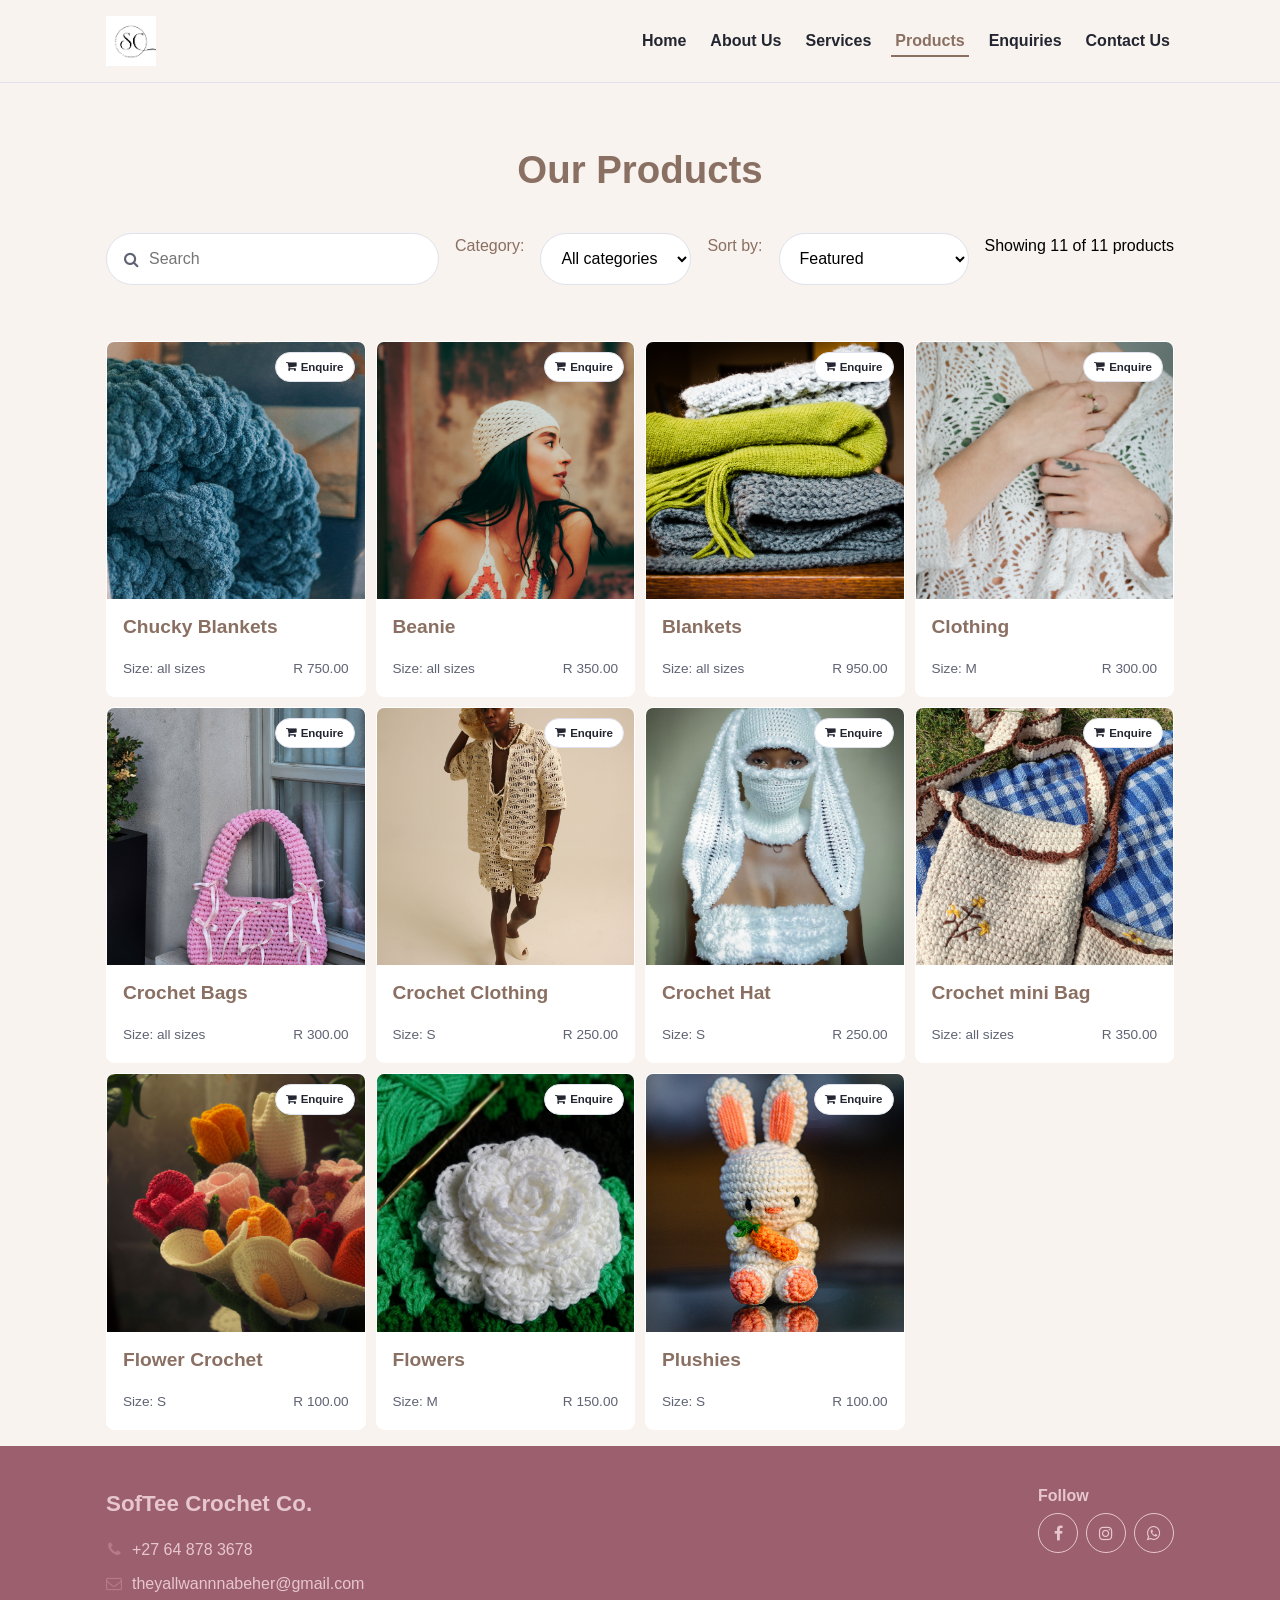
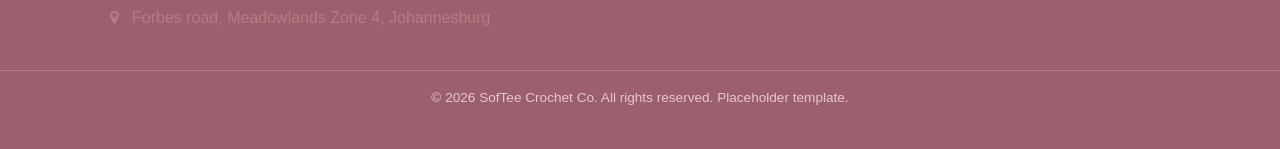
<file: products.html>
<!DOCTYPE html> 
<html lang="en"> 
<head> 
<meta charset="UTF-8"> 
<meta name="viewport" content="width=device-width, initial-scale=1.0"> 
<title>Home | SofTee Crochet Co.</title> 
 <meta name="description" content="Browse our clothing and accessories. Search by name, filter by category and sort by price, then enquire about the product you like.">
  <meta property="og:title" content="Our Products | SofTee Crochet Co.">
  <meta property="og:description" content="Browse our clothing and accessories. Search by name, filter by category and sort by price, then enquire about the product you like.">
  <meta property="og:type" content="website">
  <meta property="og:locale" content="en_ZA">
  <meta name="twitter:card" content="summary">
  <meta name="theme-color" content="#4d5ea3">
  <link rel="icon" href="images/studybook-logo-open-book.jpg">
  <link rel="preconnect" href="https://cdnjs.cloudflare.com" crossorigin>
<link rel="stylesheet" href="https://cdnjs.cloudflare.com/ajax/libs/font-awesome/4.7.0/css/font-awesome.min.css"> 
<link rel="stylesheet" href="css/style.css"> 
</head> 
<body> 
    <header class="site-header"> 
  <div class="container header-inner"> 
    <a href="index.html" class="logo"><img src="images/SofTee Crochet co..png" alt="SofTee Crochet Co. Logo"></a> 
    <input type="checkbox" id="nav-toggle" class="nav-toggle-input"> 
    <label for="nav-toggle" class="nav-toggle" aria-label="Toggle menu"> 
      <i class="fa fa-bars icon-open" aria-hidden="true"></i> 
      <i class="fa fa-times icon-close" aria-hidden="true"></i> 
    </label> 
 
    <nav class="main-nav" aria-label="Main navigation"> 
      <ul> 
        <li><a href="index.html" >Home</a></li> 
        <li><a href="about_us.html">About Us</a></li> 
        <li><a href="services.html">Services</a></li> 
        <li><a href="products.html" aria-current="page">Products</a></li> 
        <li><a href="enquiry.html">Enquiries</a></li> 
        <li><a href="contact.html">Contact Us</a></li> 
      </ul> 
    </nav> 
  </div> 
</header>
<main> 
  <div class="container"> 
    <header class="page-header"> 
      <h1>Our Products</h1> 
    </header>  
    <div class="toolbar">
    <div class="search-pill"> 
      <label for="product-search" class="visually-hidden">Search 
products</label> 
      <i class="fa fa-search" aria-hidden="true"></i> 
      <input type="search" id="product-search" name="q" placeholder="Search"> 
    </div>
    <label for="product-category">Category:</label>
<select id="product-category">
  <option value="all">All categories</option>
  <option value="Accessories">Accessories</option>
  <option value="Clothing">Clothing</option>
  <option value="Toys">Toys</option>
</select>


    <label for="product-sort">Sort by:</label>
<select id="product-sort">
  <option value="default">Featured</option>
  <option value="price-low">Price: low to high</option>
  <option value="price-high">Price: high to low</option>
  <option value="size">Size: small to large</option>
</select> 
<p id="result-count" aria-live="polite"></p>
<div class="grid-4" id="product-list"></div>
     </div>
  </div>
  
     
</main> 
    

<footer class="site-footer"> 
  <div class="container footer-inner"> 
    <div class="footer-col"> 
      <p class="logo">SofTee Crochet Co.</p> 
      <ul class="icon-list"> 
        <li><i class="fa fa-phone" aria-hidden="true"></i><a 
href="tel:+27648783678">+27 64 878 3678</a></li> 
        <li><i class="fa fa-envelope-o" aria-hidden="true"></i><a 
href="mailto:theyallwannnabeher@gmail.com">theyallwannnabeher@gmail.com</a></li> 
        <li><i class="fa fa-map-marker" aria-hidden="true"></i><span>Forbes road, Meadowlands Zone 4, Johannesburg</span></li> 
      </ul> 
    </div> 
    <div class="footer-col"> 
      <h4>Follow</h4> 
      <ul class="social-list"> 
        <li><a class="icon-btn" href="#" aria-label="Facebook"><i class="fa 
fa-facebook" aria-hidden="true"></i></a></li> 
        <li><a class="icon-btn" href="https://www.instagram.com/softee_crochet_co?cplk=YWRqa3dxYzM0Z3Vh" aria-label="Instagram"><i class="fa 
fa-instagram" aria-hidden="true"></i></a></li> 
        <li><a class="icon-btn" href="https://wa.me/27648783678" aria-label="WhatsApp"><i class="fa 
fa-whatsapp" aria-hidden="true"></i></a></li> 
      </ul> 
    </div> 
  </div> 
<p class="copyright">&copy; <span id="year">2026</span> SofTee Crochet Co.
     All rights reserved. Placeholder template.</p>
</footer>
</body>
<script src="js/script.js" defer></script>  
</html>
</file>
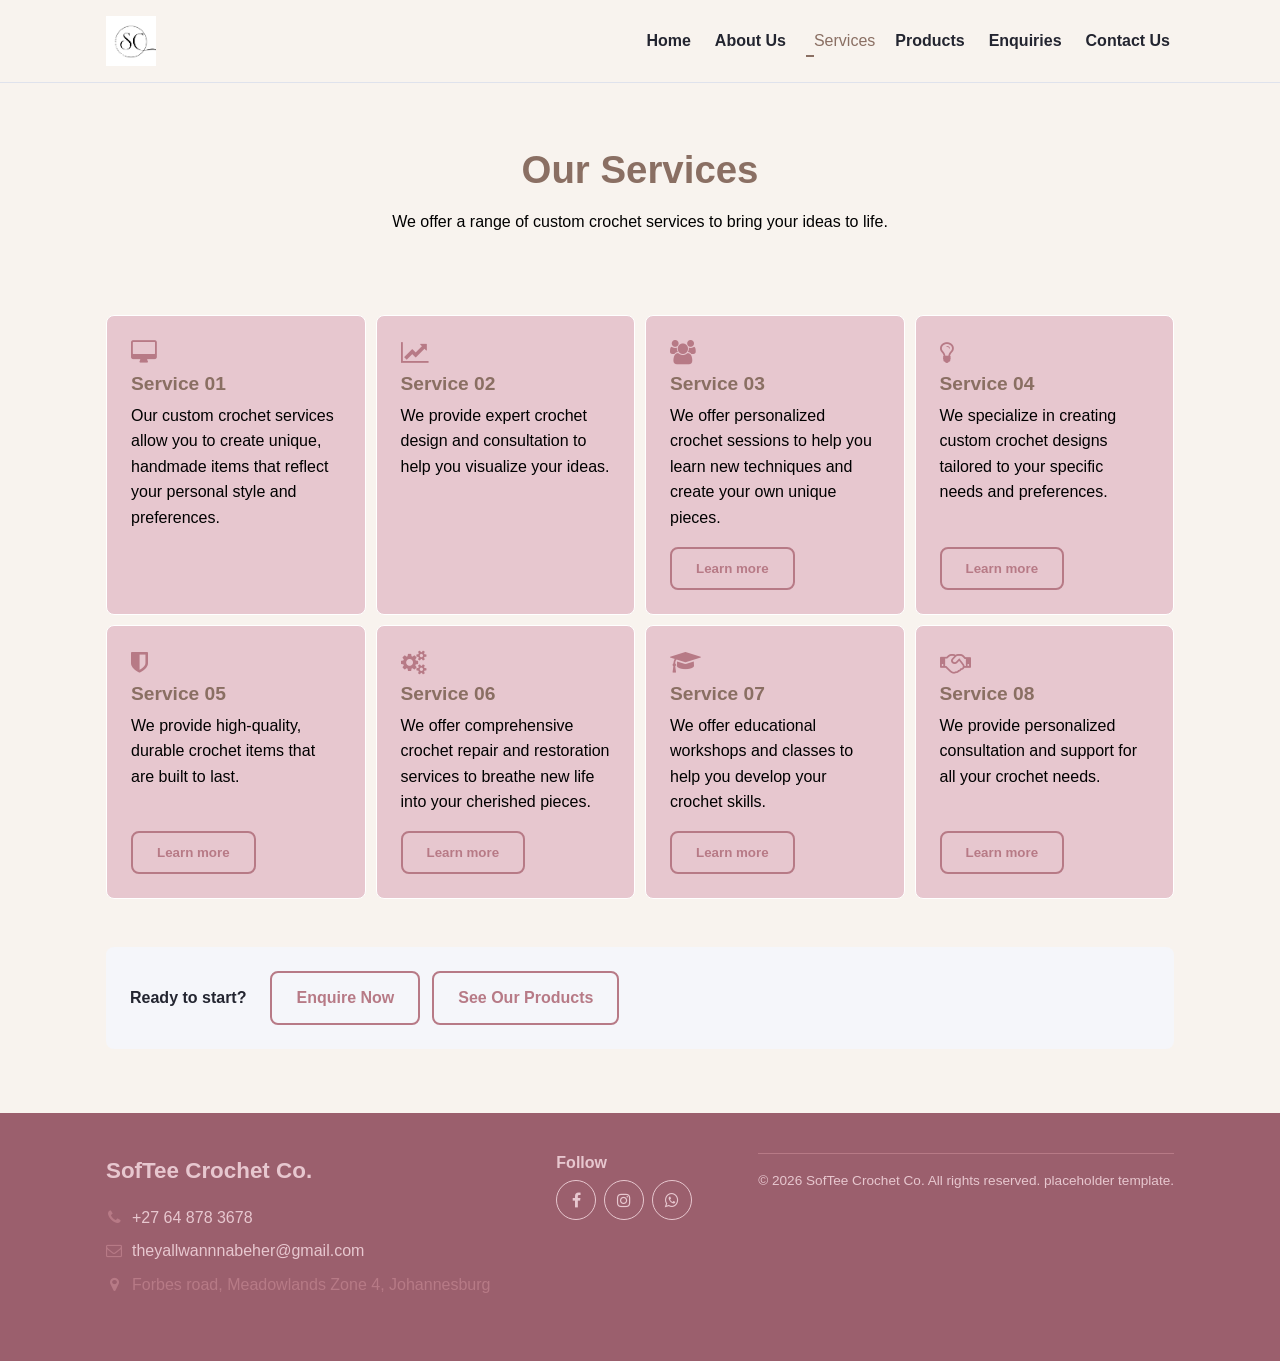
<file: services.html>
<!DOCTYPE html> 
<html lang="en"> 
<head> 
<meta charset="UTF-8"> 
<meta name="viewport" content="width=device-width, initial-scale=1.0"> 
<title>SofTee Crochet Co. | Services</title>
<meta name="description" content="Find out more about our services for custom crochet products,
 including handmade clothing, accessories and plushies.
 Learn about our process and how we can create unique items for you.">
  <meta property="og:title" content="Web Development Lessons and Services | Logo.">
  <meta property="og:description" content="Explore our services for first-year web development students, from HTML and CSS basics to JavaScript projects. Learn more about each service.">
  <meta property="og:type" content="website">
  <meta property="og:locale" content="en_ZA">
  <meta name="twitter:card" content="summary">
  <meta name="theme-color" content="#4d5ea3">
  <link rel="icon" href="images/SofTee Crochet co..png">
  <link rel="preconnect" href="https://cdnjs.cloudflare.com" crossorigin> 
<link rel="stylesheet" href="https://cdnjs.cloudflare.com/ajax/libs/font-awesome/4.7.0/css/font-awesome.min.css"> 
<link rel="stylesheet" href="css/style.css"> 
</head> 
<body> 
    <header class="site-header"> 
  <div class="container header-inner"> 
    <a href="index.html" class="logo"><img src="images/SofTee Crochet co..png" alt="SofTee Crochet Co. Logo"></a> 
 
    <input type="checkbox" id="nav-toggle" class="nav-toggle-input"> 
    <label for="nav-toggle" class="nav-toggle" aria-label="Toggle menu"> 
      <i class="fa fa-bars icon-open" aria-hidden="true"></i> 
      <i class="fa fa-times icon-close" aria-hidden="true"></i> 
    </label> 
 
    <nav class="main-nav" aria-label="Main navigation"> 
      <ul> 
        <li><a href="index.html" >Home</a></li> 
        <li><a href="about_us.html">About Us</a></li> 
        <li><a href="services.html" aria-current="page"></a>Services</a></li> 
        <li><a href="products.html">Products</a></li> 
        <li><a href="enquiry.html">Enquiries</a></li> 
        <li><a href="contact.html">Contact Us</a></li> 
      </ul> 
    </nav> 
  </div> 
</header>
<main> 
  <div class="container"> 
    <header class="page-header"> 
      <h1>Our Services</h1> 
      <p> We offer a range of custom crochet services to bring your ideas to life.</p> 
    </header> 
 
    <div class="grid-4"> 
      <article class="card"> 
        <i class="fa fa-desktop card-icon" aria-hidden="true"></i> 
        <h3>Service 01</h3> 
        <p> Our custom crochet services allow you to create unique, handmade items that reflect your personal style and preferences.</p> 
      </article> 
 
      <article class="card"> 
        <i class="fa fa-line-chart card-icon" aria-hidden="true"></i> 
        <h3>Service 02</h3> 
        <p> We provide expert crochet design and consultation to help you visualize your ideas.</p> 
      </article> 
              <article class="card">
          <i class="fa fa-users card-icon" aria-hidden="true"></i>
          <h3>Service 03</h3>
          <p> We offer personalized crochet sessions to help you learn new techniques and create your own unique pieces.</p>
          <button type="button" class="btn btn-secondary open-modal" data-title="Service 03" data-details="Duis aute irure dolor in reprehenderit in voluptate velit esse cillum dolore eu fugiat nulla pariatur.">Learn more</button>
        </article>

        <article class="card">
          <i class="fa fa-lightbulb-o card-icon" aria-hidden="true"></i>
          <h3>Service 04</h3>
          <p> We specialize in creating custom crochet designs tailored to your specific needs and preferences.</p>
          <button type="button" class="btn btn-secondary open-modal" data-title="Service 04" data-details="Excepteur sint occaecat cupidatat non proident, sunt in culpa qui officia deserunt mollit anim id est laborum.">Learn more</button>
        </article>

        <article class="card">
          <i class="fa fa-shield card-icon" aria-hidden="true"></i>
          <h3>Service 05</h3>
          <p> We provide high-quality, durable crochet items that are built to last.</p>
          <button type="button" class="btn btn-secondary open-modal" data-title="Service 05" data-details="Lorem ipsum dolor sit amet, consectetur adipiscing elit, sed do eiusmod tempor incididunt ut labore.">Learn more</button>
        </article>

        <article class="card">
          <i class="fa fa-cogs card-icon" aria-hidden="true"></i>
          <h3>Service 06</h3>
          <p> We offer comprehensive crochet repair and restoration services to breathe new life into your cherished pieces.</p>
          <button type="button" class="btn btn-secondary open-modal" data-title="Service 06" data-details="Quis nostrum exercitationem ullam corporis suscipit laboriosam, nisi ut aliquid ex ea commodi consequatur.">Learn more</button>
        </article>

        <article class="card">
          <i class="fa fa-graduation-cap card-icon" aria-hidden="true"></i>
          <h3>Service 07</h3>
          <p> We offer educational workshops and classes to help you develop your crochet skills.</p>
          <button type="button" class="btn btn-secondary open-modal" data-title="Service 07" data-details="Nemo enim ipsam voluptatem quia voluptas sit aspernatur aut odit aut fugit, sed quia consequuntur magni.">Learn more</button>
        </article>

        <article class="card">
          <i class="fa fa-handshake-o card-icon" aria-hidden="true"></i>
          <h3>Service 08</h3>
          <p> We provide personalized consultation and support for all your crochet needs.</p>
          <button type="button" class="btn btn-secondary open-modal" data-title="Service 08" data-details="Neque porro quisquam est, qui dolorem ipsum quia dolor sit amet, consectetur, adipisci velit.">Learn more</button>
        </article>
 
    </div> 
  </div> 
         <div class="container">
      <div class="related-links">
        <p>Ready to start?</p>
        <a class="btn btn-primary" href="enquiry.html">Enquire Now</a>
        <a class="btn btn-secondary" href="products.html">See Our Products</a>
      </div>
    </div>
      <!-- ===================== MODAL ===================== -->
    <dialog id="service-modal" class="modal" aria-labelledby="modal-title">
      <button type="button" class="close-x close-modal" aria-label="Close">&times;</button>
      <h2 id="modal-title">Service</h2>
      <p id="modal-text"></p>
      <div class="modal-buttons">
        <a class="btn btn-primary" id="modal-enquire" href="enquiry.html">Enquire about this</a>
        <button type="button" class="btn btn-secondary close-modal">Close</button>
      </div>
    </dialog>

    <div class="bottom-space"></div>
</main> 

<footer class="site-footer"> 
  <div class="container footer-inner"> 
    <div class="footer-col"> 
      <p class="logo"> SofTee Crochet Co.</p> 
      <ul class="icon-list"> 
        <li><i class="fa fa-phone" aria-hidden="true"></i><a 
href="tel:+27648783678">+27 64 878 3678</a></li> 
        <li><i class="fa fa-envelope-o" aria-hidden="true"></i><a 
href="mailto:theyallwannnabeher@gmail.com">theyallwannnabeher@gmail.com</a></li> 
        <li><i class="fa fa-map-marker" aria-hidden="true"></i><span>Forbes road, Meadowlands Zone 4, Johannesburg</span></li> 
      </ul> 
    </div> 
    <div class="footer-col"> 
      <h4>Follow</h4> 
      <ul class="social-list"> 
        <li><a class="icon-btn" href="https://www.facebook.com/softee crochet co" aria-label="Facebook"><i class="fa 
fa-facebook" aria-hidden="true"></i></a></li> 
        <li><a class="icon-btn" href="https://www.instagram.com/softee_crochet_co?cplk=YWRqa3dxYzM0Z3Vh" aria-label="Instagram"><i class="fa 
fa-instagram" aria-hidden="true"></i></a></li>  
        <li><a class="icon-btn" href="https://wa.me/27648783678" aria-label="WhatsApp"><i class="fa 
fa-whatsapp" aria-hidden="true"></i></a></li> 
      </ul> 
    </div> 
   <p class="copyright">&copy; <span id="year">2026</span>
     SofTee Crochet Co. All rights reserved. placeholder template.</p>
</footer>  
</body>
<script src="js/script.js" defer></script>
</html>
</file>
<file: css/style.css>
* {
  box-sizing: border-box;
  margin: 0;
  padding: 0;
}

html {
  scroll-behavior: smooth;
}

body {
  font-family: 'Segoe UI', Arial, Helvetica, sans-serif;
  color: #8a6f63;
  background-color: #f8f3ee;
  line-height: 1.6;
}

/*
  NOTE ON IMAGE SIZING: this stylesheet is the ONLY place image
  dimensions are set — the HTML <img> tags intentionally carry no
  width/height attributes. Normally those attributes matter for
  performance (they let the browser reserve space before an image
  loads, avoiding a layout jump). Here, every <img> already sits
  inside a class that sets an explicit `aspect-ratio` (see
  .hero-photo, .split-image img, .product-image img, .map-image
  below) — since our stylesheet is linked in <head> and loads before
  the page renders, the browser reserves the correct space from that
  `aspect-ratio` instead, so nothing is lost by keeping sizing rules
  in one place.
*/
img {
  max-width: 100%;
  display: block;
}

a {
  color: #b77a86;
  text-decoration: none;
}

a:hover,
a:focus {
  color: #9b5f6d;
  text-decoration: underline;
}

a:focus-visible,
button:focus-visible,
input:focus-visible,
textarea:focus-visible,
select:focus-visible,
label:focus-visible {
  outline: 3px solid #e8a33d;
  outline-offset: 2px;
}


/* ---------------------------------------------------------------------
   2. TYPOGRAPHY
   --------------------------------------------------------------------- */
h1, h2, h3, h4 {
  font-weight: 700;
  line-height: 1.2;
  margin-bottom: 16px;
}

h1 { font-size: 2.4rem; }
h2 { font-size: 1.8rem; }
h3 { font-size: 1.2rem; }

p {
  margin-bottom: 16px;
  color: #000000;
}

.eyebrow {
  display: inline-block;
  font-size: 0.75rem;
  font-weight: 700;
  letter-spacing: 0.08em;
  text-transform: uppercase;
  color: #b77a86;
  margin-bottom: 8px;
}

.visually-hidden {
  position: absolute;
  width: 1px;
  height: 1px;
  padding: 0;
  margin: -1px;
  overflow: hidden;
  clip: rect(0, 0, 0, 0);
  white-space: nowrap;
  border: 0;
}

/* --- Small utility/modifier classes -----------------------------------
   These replace one-off inline style="" attributes that used to live in
   the HTML, so every visual rule stays in this one stylesheet. */

/* Adds space above an element — used above the "find out more on"
   heading on the Enquiries page. */
.mt-md {
  margin-top: 24px;
}

/* A fixed-height spacer, used at the end of pages (Services, Products,
   Enquiries, Contact) that don't already end inside a .section — a
   .section's own padding-bottom would otherwise be missing there. */
.bottom-space {
  height: 64px;
}

/* The map image on the Contact page: same treatment as every other
   photo-style image on the site (4:3 crop, rounded corners). */
.map-image {
  width: 100%;
  aspect-ratio: 4 / 3;
  object-fit: cover;
  border-radius: 8px;
  margin-bottom: 16px;
}


/* ---------------------------------------------------------------------
   3. LAYOUT HELPERS & BUTTONS
   --------------------------------------------------------------------- */
.container {
  max-width: 1100px;
  margin-left: auto;
  margin-right: auto;
  padding-left: 16px;
  padding-right: 16px;
}

.section {
  padding-top: 64px;
  padding-bottom: 64px;
}

.section-alt {
  background-color: #f8f3ee;
}

.page-header {
  text-align: center;
  padding-top: 64px;
  padding-bottom: 24px;
}

.page-header p {
  max-width: 60ch;
  margin-left: auto;
  margin-right: auto;
}

.btn {
  display: inline-flex;
  align-items: center;
  padding: 12px 24px;
  border-radius: 8px;
  font-weight: 700;
  border: 2px solid transparent;
  cursor: pointer;
  transition: background-color 0.2s ease, color 0.2s ease, border-color 0.2s ease;
}

.btn i {
  margin-right: 6px;
}

.btn-primary {
  background-color: transparent;
  border-color:#b77a86;
  color: #b77a86;
}

.btn-primary:hover {
  background-color: #b77a86;
  color: #e7c7cf;
}

.btn-secondary {
  background-color: transparent;
  border-color: #b77a86;
  color: #b77a86;
}

.btn-secondary:hover {
  background-color: #b77a86;
  color: #e7c7cf;
}

/* A light-outlined button, made specifically for sitting on top of a
   dark photo (see the hero banner) where a dark-text button would be
   hard to read. */
.btn-secondary-light {
  background-color: transparent;
  border-color: #b77a86;
  color: #b77a86;
}

.btn-secondary-light:hover {
  background-color: #b77a86;
  color: #ffffff;
}

/* Green "Send" buttons, matching the wireframe's form call-to-action */
.btn-success {
  background-color: #b77a86;
  color: #ffffff;
}

.btn-success:hover {
  background-color: #2f9066;
  color: #ffffff;
}

.btn-block {
  display: flex;
  justify-content: center;
  width: 100%;
}


/* ---------------------------------------------------------------------
   4. HEADER & NAVIGATION (CSS-only mobile menu)
   --------------------------------------------------------------------- */
.site-header {
  border-bottom: 1px solid #dfe2ec;
  position: sticky;
  top: 0;
  background-color: #f8f3ee;
  z-index: 100;
}

.header-inner {
  display: flex;
  align-items: center;
  justify-content: space-between;
  padding-top: 16px;
  padding-bottom: 16px;
}

.logo {
  font-weight: 700;
  font-size: 1.4rem;
  color: #e7c7cf;
}
.logo img {
  max-height: 50px;
}

.logo:hover {
  text-decoration: none;
  color: #e7c7cf;
}

.main-nav ul {
  list-style: none;
  display: flex;
  gap: 16px;
}

.main-nav a {
  color: #232530;
  font-weight: 600;
  padding: 6px 4px;
  border-bottom: 2px solid transparent;
}

.main-nav a:hover,
.main-nav a:focus,
.main-nav a[aria-current="page"] {
  color: #8a6f63;
  border-bottom-color: #8a6f63;
  text-decoration: none;
}

/* The checkbox itself is never visible — it only exists to hold the
   open/closed STATE. CSS reads that state with ":checked" further
   down. No JavaScript is involved anywhere in this menu. */
.nav-toggle-input {
  position: absolute;
  opacity: 0;
  pointer-events: none;
}

/* The <label> is what the user actually sees and clicks — clicking a
   <label> toggles the checkbox it's connected to via a matching
   for="..."/id="..." pair. */
.nav-toggle {
  display: none;
  align-items: center;
  justify-content: center;
  width: 40px;
  height: 40px;
  border: 1px solid #dfe2ec;
  border-radius: 8px;
  color: #232530;
  font-size: 1.2rem;
  cursor: pointer;
}

.nav-toggle .icon-close {
  display: none;
}

/* The "~" is the general sibling selector: "any later sibling" — it
   reaches from the checkbox across to the label and nav next to it. */
.nav-toggle-input:checked ~ .nav-toggle .icon-open {
  display: none;
}

.nav-toggle-input:checked ~ .nav-toggle .icon-close {
  display: inline-block;
}


/* ---------------------------------------------------------------------
   5. FOOTER
   --------------------------------------------------------------------- */
.site-footer {
  background-color: #9b5f6d;
  color: #d7d9e4;
  padding-top: 40px;
  padding-bottom: 24px;
}

.footer-inner {
  display: flex;
  flex-wrap: wrap;
  gap: 40px;
  justify-content: space-between;
  margin-bottom: 24px;
}

.site-footer .logo {
  color: #e7c7cf;
}

.site-footer a {
  color: #e7c7cf;
}

.site-footer a:hover {
  color: #fff0f5;
}

.footer-col h4,
.footer-title {
  font-weight: 700;
  color: #e7c7cf;
  font-size: 1rem;
  margin-bottom: 8px;
}

.copyright {
  border-top: 1px solid #b77a86;
  padding-top: 16px;
  text-align: center;
  font-size: 0.85rem;
  color: #e7c7cf;
}


/* ---------------------------------------------------------------------
   6. HERO BANNER (image + overlaid text, per the wireframe)
   --------------------------------------------------------------------- */
.hero-banner {
  position: relative;
  overflow: hidden;
  border-radius: 8px;
  margin-top: 40px;
}

.hero-photo {
  width: 100%;
  aspect-ratio: 5 / 2;
  object-fit: cover;
}

/* A dark gradient sits between the photo and the text so the white
   heading/paragraph stay readable over any placeholder image. */
.hero-overlay {
  position: absolute;
  inset: 0;
  display: flex;
  align-items: center;
  background: linear-gradient(
    100deg,
    rgba(35, 37, 48, 0.82) 0%,
    rgba(35, 37, 48, 0.55) 45%,
    rgba(35, 37, 48, 0.15) 100%
  );
}

.hero-content {
  color: #ffffff;
  padding: 40px;
  max-width: 520px;
}

.hero-content .eyebrow {
  color: #d8c0ae;
}

.hero-content p {
  color: rgba(255, 255, 255, 0.85);
}

.hero-buttons {
  display: flex;
  flex-wrap: wrap;
  gap: 16px;
  margin-top: 16px;
}
.category-section {
  padding: 64px 0;
  background: #f8f3ee;
}

.category-heading {
  max-width: 650px;
  margin: 0 auto 30px;
  text-align: center;
}

.category-heading h2 {
  margin: 10px 0;
  color: #382d2a;
  font: 38px/1.15 Georgia, serif;
}

.category-heading p {
  color: #786c66;
}

.category-grid {
  display: grid;
  grid-template-columns: repeat(4, minmax(0, 1fr));
  gap: 18px;
}

.category-card {
  overflow: hidden;
  border: 1px solid #eadbd3;
  border-radius: 15px;
  background: #f8f3ee;
  color: #382d2a;
  text-decoration: none;
  transition: transform 0.2s ease, box-shadow 0.2s ease;
}

.category-card:hover {
  transform: translateY(-4px);
  box-shadow: 0 12px 28px rgba(85, 55, 43, 0.12);
}

.category-card img {
  display: block;
  width: 100%;
  height: 220px;
  object-fit: cover;
}

.category-card-info {
  padding: 15px 16px 18px;
}

.category-card-info h3 {
  margin: 0 0 4px;
  font: 21px Georgia, serif;
}

.category-card-info p {
  margin: 0;
  color: #786c66;
  font-size: 14px;
}

.category-card-info span {
  display: inline-block;
  margin-top: 12px;
  color: #b77a86;
  font-size: 13px;
  font-weight: 700;
}

@media (max-width: 800px) {
  .category-grid {
    grid-template-columns: repeat(2, minmax(0, 1fr));
  }

  .category-card img {
    height: 200px;
  }
}

@media (max-width: 480px) {
  .category-section {
    padding: 42px 0;
  }

  .category-grid {
    gap: 12px;
  }

  .category-card img {
    height: 155px;
  }

  .category-card-info {
    padding: 12px;
  }

  .category-card-info h3 {
    font-size: 18px;
  }

  .category-heading h2 {
    font-size: 32px;
  }
}

/* --- The "summary" split section reuses the same pattern for the
   image+text block further down the home page and the About page --- */
.split {
  display: flex;
  flex-wrap: wrap;
  align-items: center;
  gap: 40px;
}

.split-image,
.split-text {
  flex: 1 1 340px;
}

.split-image img {
  border-radius: 8px;
  width: 100%;
  aspect-ratio: 4 / 3;
  object-fit: cover;
}

.split-image.is-square img {
  aspect-ratio: 1 / 1;
}


/* ---------------------------------------------------------------------
   7. GRIDS, CARDS & PRODUCTS
   --------------------------------------------------------------------- */

/* A general-purpose grid that scales down gracefully (used for the
   home page's three quick-link cards). */
.card-grid {
  display: grid;
  grid-template-columns: repeat(auto-fit, minmax(230px, 1fr));
  gap: 24px;
  margin-top: 40px;
}

/* An explicit 4-column grid, matching the wireframe's Services and
   Products layout exactly: 1 column on phones, 2 on small tablets, 4
   on desktop — see the media queries at the bottom of this file. */
.grid-4 {
  display: grid;
  grid-template-columns: repeat(4, 1fr);
  gap: 10px;
  margin-top: 40px;
}

.card {
  background-color: #e7c7cf;
  border: 1px solid #ffffff;
  border-radius: 8px;
  padding: 24px;
  min-height: 190px;
  display: flex;
  flex-direction: column;
  transition: box-shadow 0.1s ease, transform 0.1s ease;
}

.card:hover {
  box-shadow: 0 8px 20px rgba(0, 0, 0, 0.08);
  transform: translateY(-3px);
}

.card .card-icon {
  font-size: 1.5rem;
  color: #b77a86;
  margin-bottom: 8px;
}

.card h3 {
  margin-bottom: 8px;
}

.card p {
  margin-bottom: 0;
  flex: 1;
}

/* --- Product card: image with an "Add to cart" badge in the corner,
   matching the wireframe --- */
.product-card {
  border: 1px solid #ffffff;
  border-radius: 8px;
  overflow: hidden;
  background-color: #ffffff;
  display: flex;
  flex-direction: column;
}

.product-image {
  position: relative;
}

.product-image img {
  width: 100%;
  aspect-ratio: 1 / 1;
  object-fit: cover;
}

.add-cart {
  position: absolute;
  top: 10px;
  right: 10px;
  display: inline-flex;
  align-items: center;
  gap: 4px;
  background-color: #ffffff;
  color: #232530;
  font-size: 0.72rem;
  font-weight: 700;
  padding: 5px 10px;
  border-radius: 999px;
  border: 1px solid #dfe2ec;
}

.add-cart:hover {
  color: #b77a86;
  border-color: #b77a86;
  text-decoration: none;
}

.product-card-body {
  padding: 16px;
  display: flex;
  flex-direction: column;
  gap: 4px;
}

.product-meta {
  display: flex;
  justify-content: space-between;
  font-size: 0.85rem;
  color: #5f6373;
}

/* --- Stats row (About page) --- */
.stats {
  display: grid;
  grid-template-columns: repeat(auto-fit, minmax(120px, 1fr));
  gap: 16px;
  margin: 24px 0;
}

.stat-box {
  border: 1px solid #f8f3ee;
  border-radius: 8px;
  padding: 16px;
  text-align: center;
}

.stat-box i {
  font-size: 1.4rem;
  color: #d8c0ae;
  margin-bottom: 4px;
  display: block;
}

.stat-number {
  font-size: 1.7rem;
  font-weight: 700;
  color: #dec0ae;
}

.stat-label {
  font-size: 0.8rem;
  color: #b77a86;
}

/* --- Circular icon buttons (social links) --- */
.social-list {
  list-style: none;
  display: flex;
  flex-wrap: wrap;
  gap: 8px;
}

.icon-btn {
  display: inline-flex;
  align-items: center;
  justify-content: center;
  width: 40px;
  height: 40px;
  border-radius: 50%;
  border: 1px solid #dfe2ec;
  color: #e7c7cf;
  font-size: 1rem;
}

.icon-btn:hover,
.icon-btn:focus {
  color: #b77a86;
  border-color: #b77a86;
  text-decoration: none;
}

.site-footer .icon-btn {
  border-color: #e7c7cf;
  color: #e7c7cf;
}

.site-footer .icon-btn:hover {
  color: #fc8eac;
  border-color: #fc8eac;
}


/* ---------------------------------------------------------------------
   8. FORMS, SEARCH BAR & FAQS
   --------------------------------------------------------------------- */
.form-layout {
  display: flex;
  flex-wrap: wrap;
  gap: 24px;
  align-items: flex-start;
}

.form-card,
.info-card {
  flex: 1 1 340px;
  border: 1px solid #dfe2ec;
  border-radius: 8px;
  padding: 24px;
}

.form-card {
  background-color: #f5f6fa;
}

.form-group {
  margin-bottom: 16px;
}

.form-group label {
  display: block;
  font-weight: 600;
  font-size: 0.9rem;
  margin-bottom: 4px;
}

.form-group input,
.form-group select,
.form-group textarea {
  width: 100%;
  padding: 10px 12px;
  border: 1px solid #dfe2ec;
  border-radius: 8px;
  font: inherit;
  color: #232530;
  background-color: #ffffff;
}

.form-group textarea {
  resize: vertical;
}

.form-group input:focus,
.form-group select:focus,
.form-group textarea:focus {
  border-color: #8a6f63;
}

.form-note {
  font-size: 0.8rem;
  color: #5f6373;
  margin-top: 8px;
}

.form-row {
  display: flex;
  gap: 16px;
  flex-wrap: wrap;
}

.form-row .form-group {
  flex: 1 1 160px;
}

/* --- Pill-shaped search bar (Products page), matching the wireframe --- */
.search-pill {
  position: relative;
  max-width: 420px;
  margin: 0 auto 40px;
}

.search-pill i {
  position: absolute;
  top: 50%;
  left: 18px;
  transform: translateY(-50%);
  color: #5f6373;
  pointer-events: none;
}

.search-pill input {
  width: 100%;
  padding: 12px 16px 12px 42px;
  border: 1px solid #dfe2ec;
  border-radius: 999px;
  font: inherit;
  background-color: #ffffff;
}

.search-pill input:focus {
  border-color: #8a6f63;
}

/* --- FAQ list --- */
.faq-item {
  border-bottom: 1px solid #dfe2ec;
  padding: 16px 0;
}

.faq-item h3 {
  font-size: 1rem;
  margin-bottom: 6px;
}

.faq-item h3 i {
  color: #b77a86;
  margin-right: 6px;
}

.faq-item p {
  margin-bottom: 0;
}

/* --- Icon-prefixed info list (contact details, opening hours) --- */
.icon-list {
  list-style: none;
  margin-bottom: 16px;
}

.icon-list li {
  display: flex;
  align-items: flex-start;
  gap: 10px;
  margin-bottom: 8px;
  color: #b77a86;
}

.icon-list i {
  color: #b77a86;
  width: 16px;
  text-align: center;
  margin-top: 4px;
  flex: none;
}


/* ---------------------------------------------------------------------
   9. MEDIA QUERIES (RESPONSIVE DESIGN)
   --------------------------------------------------------------------- */

/* Small tablets and up: 2 columns for the explicit 4-col grid */
@media (min-width: 250px) {
  .grid-4 {
    grid-template-columns: repeat(1, 1fr);
  }
}
@media (min-width: 560px) {
  .grid-4 {
    grid-template-columns: repeat(2, 1fr);
  }
}

/* Desktop: the full 4 columns, matching the wireframe */
@media (min-width: 900px) {
  .grid-4 {
    grid-template-columns: repeat(4, 1fr);
  }
}

/* Small screens: collapse the nav into the CSS-only toggle menu */
@media (max-width: 700px) {
  .nav-toggle {
    display: flex;
  }

  .main-nav {
    display: none;
    width: 100%;
  }

  .nav-toggle-input:checked ~ .main-nav {
    display: block;
  }

  .main-nav ul {
    flex-direction: column;
    gap: 0;
    padding-bottom: 16px;
  }

  .main-nav a {
    display: block;
    padding: 10px 4px;
    border-bottom: 1px solid #dfe2ec;
  }

  .header-inner {
    flex-wrap: wrap;
  }

  .hero-photo {
    aspect-ratio: 4 / 3;
  }

  .hero-overlay {
    background: linear-gradient(
      180deg,
      rgba(35, 37, 48, 0.35) 0%,
      rgba(35, 37, 48, 0.88) 100%
    );
    align-items: flex-end;
  }

  .hero-content {
    max-width: 100%;
  }

  h1 { font-size: 1.9rem; }
  h2 { font-size: 1.5rem; }
}


/* =====================================================================
   PART 3 ADDITIONS  (interactive features, dynamic content, forms)
   Every rule below is used by js/script.js or by the new HTML.
   Sections:
     10. Animations and transitions
     11. Tabs
     12. Accordion (FAQ)
     13. Modal and lightbox (the <dialog> element)
     14. Gallery
     15. Products: toolbar, loading and error messages
     16. Forms: errors, messages, radio buttons
     17. Map
     18. Related-links strip
   ===================================================================== */


/* ---------------------------------------------------------------------
   10. ANIMATIONS AND TRANSITIONS
   A TRANSITION animates between two states (for example on hover).
   A KEYFRAME ANIMATION plays a set of steps by itself.
   --------------------------------------------------------------------- */

/* Keyframes: "fade in while sliding up" */
@keyframes fadeInUp {
  from {
    opacity: 0;
    transform: translateY(20px);
  }
  to {
    opacity: 1;
    transform: translateY(0);
  }
}

/* The page heading and the hero text play the animation when the page
   loads. "backwards" means: use the "from" values before it starts. */
.page-header,
.hero-content {
  animation: fadeInUp 0.7s ease backwards;
}

/* Scroll reveal: script.js adds the class "reveal" to cards and
   sections, then adds "visible" when they scroll into view. */
.reveal {
  opacity: 0;
  transform: translateY(24px);
  transition: opacity 0.6s ease, transform 0.6s ease;
}

.reveal.visible {
  opacity: 1;
  transform: translateY(0);
}

/* Hover transitions on the product cards and icon buttons */
.product-card {
  transition: box-shadow 0.2s ease, transform 0.2s ease;
}

.product-card:hover {
  box-shadow: 0 8px 20px rgba(0, 0, 0, 0.08);
  transform: translateY(-3px);
}

.icon-btn {
  transition: transform 0.2s ease;
}

.icon-btn:hover {
  transform: scale(1.12);
}

/* People who ask their device for less motion get no animation */
@media (prefers-reduced-motion: reduce) {
  * {
    animation: none !important;
    transition: none !important;
  }

  .reveal {
    opacity: 1;
    transform: none;
  }
}


/* ---------------------------------------------------------------------
   11. TABS (About Us page)
   --------------------------------------------------------------------- */
.tab-buttons {
  display: flex;
  flex-wrap: wrap;
  gap: 8px;
  margin-top: 24px;
  border-bottom: 2px solid #b77a86;
}

.tab-button {
  padding: 10px 20px;
  border: 0;
  border-bottom: 3px solid transparent;
  background-color: transparent;
  font: inherit;
  font-weight: 700;
  color: #b77a86;
  cursor: pointer;
  transition: color 0.2s ease, border-color 0.2s ease;
}

.tab-button:hover {
  color: #d8c0ae;
}

.tab-button.active {
  color: #d8c0ae;
  border-bottom-color: #b77a86;
}

.tab-panel {
  padding: 24px 0 0;
  animation: fadeInUp 0.4s ease backwards;
}

/* A general "hide this" class. JavaScript adds and removes it. */
.is-hidden {
  display: none;
}


/* ---------------------------------------------------------------------
   12. ACCORDION (FAQ on the Enquiries page)
   Each question is a <button>. Clicking it adds or removes the class
   "open" on its .faq-item.
   --------------------------------------------------------------------- */
.faq-question {
  display: flex;
  align-items: center;
  width: 100%;
  padding: 0;
  border: 0;
  background-color: transparent;
  font: inherit;
  font-weight: 700;
  text-align: left;
  color: #000000;
  cursor: pointer;
}

.faq-question i {
  color: #9b5f6d;
  margin-right: 8px;
}

.faq-question .faq-arrow {
  margin-left: auto;
  margin-right: 0;
  transition: transform 0.3s ease;
}

.faq-item.open .faq-arrow {
  transform: rotate(180deg);
}

.faq-item .faq-answer {
  margin-top: 8px;
}

.faq-item.closed .faq-answer {
  display: none;
}


/* ---------------------------------------------------------------------
   13. MODAL AND LIGHTBOX
   Both use the built-in <dialog> element. JavaScript opens it with
   showModal(); the browser adds the dark backdrop, traps the keyboard
   focus inside and closes it when Esc is pressed.
   --------------------------------------------------------------------- */
dialog::backdrop {
  background-color: rgba(0, 0, 0, 0.75);
}

.modal {
  width: 90%;
  max-width: 480px;
  margin: auto;
  padding: 32px 24px 24px;
  border: 0;
  border-radius: 8px;
  animation: fadeInUp 0.3s ease backwards;
}

.modal h2 {
  font-size: 1.4rem;
}

.modal-buttons {
  display: flex;
  flex-wrap: wrap;
  gap: 12px;
  margin-top: 8px;
}

.close-x {
  position: absolute;
  top: 8px;
  right: 8px;
  width: 36px;
  height: 36px;
  border: 0;
  border-radius: 50%;
  background-color: #f5f6fa;
  font-size: 1.2rem;
  cursor: pointer;
}

.close-x:hover {
  background-color: #dfe2ec;
}

.lightbox {
  width: 92%;
  max-width: 900px;
  margin: auto;
  padding: 16px;
  border: 0;
  border-radius: 8px;
  background-color: #ffffff;
  text-align: center;
}

.lightbox img {
  display: block;
  width: 100%;
  max-height: 70vh;
  object-fit: contain;
  border-radius: 4px;
}

.lightbox-caption {
  margin: 12px 0 0;
  font-weight: 600;
  color: #232530;
}

.lightbox-arrow {
  position: absolute;
  top: 40%;
  width: 44px;
  height: 44px;
  border: 0;
  border-radius: 50%;
  background-color: rgba(35, 37, 48, 0.7);
  color: #ffffff;
  font-size: 1.4rem;
  cursor: pointer;
}

.lightbox-arrow:hover {
  background-color: #e7c7cf
}

.lightbox-prev {
  left: 8px;
}

.lightbox-next {
  right: 8px;
}


/* ---------------------------------------------------------------------
   14. GALLERY (About Us page)
   --------------------------------------------------------------------- */
.gallery {
  display: grid;
  grid-template-columns: repeat(2, 1fr);
  gap: 12px;
  margin-top: 24px;
}

.gallery-item {
  display: block;
  overflow: hidden;
  border-radius: 8px;
}

.gallery-item img {
  width: 100%;
  aspect-ratio: 4 / 3;
  object-fit: cover;
  transition: transform 0.4s ease;
}

.gallery-item:hover img {
  transform: scale(1.08);
}


/* ---------------------------------------------------------------------
   15. PRODUCTS: toolbar, count, loading and error messages
   --------------------------------------------------------------------- */
.toolbar {
  display: flex;
  flex-wrap: wrap;
  gap: 16px;
  justify-content: center;
  margin-bottom: 16px;
}

.toolbar .search-pill {
  flex: 1 1 260px;
  margin: 0;
}

.toolbar select {
  padding: 12px 16px;
  border: 1px solid #dfe2ec;
  border-radius: 999px;
  font: inherit;
  background-color: #ffffff;
}

.result-count {
  text-align: center;
}

.loading {
  grid-column: 1 / -1;
  text-align: center;
}

.load-error {
  grid-column: 1 / -1;
  padding: 16px;
  border-radius: 8px;
  background-color: #fdecea;
  color: #b3261e;
}


/* ---------------------------------------------------------------------
   16. FORMS: error messages, result boxes, radio buttons
   --------------------------------------------------------------------- */

/* The message that JavaScript adds under a wrong field */
.error-message {
  display: block;
  margin-top: 4px;
  font-size: 0.85rem;
  color: #b3261e;
}

/* JavaScript sets aria-invalid="true" on a wrong field, so we can
   style it with an attribute selector. */
.form-group [aria-invalid="true"] {
  border-color: #b3261e;
}

.form-fieldset {
  margin: 0 0 16px;
  padding: 0;
  border: 0;
}

.form-fieldset legend {
  padding: 0;
  margin-bottom: 6px;
  font-weight: 600;
  font-size: 0.9rem;
}

.choice {
  display: flex;
  align-items: center;
  gap: 8px;
  margin-bottom: 6px;
}

.choice input {
  width: auto;
  margin: 0;
}

.choice label {
  margin: 0;
  font-weight: 400;
}

.form-error {
  margin-top: 12px;
  padding: 12px 16px;
  border-radius: 8px;
  background-color: #fdecea;
  color: #b3261e;
}

/* The box that shows the reply to an enquiry */
.response-box {
  margin-top: 16px;
  padding: 16px 20px;
  border-left: 5px solid #e7c7cf;
  border-radius: 8px;
  background-color: #e7c7cf;
  animation: fadeInUp 0.4s ease backwards;
}

.response-box h3 {
  margin-bottom: 8px;
}

.response-box p {
  margin-bottom: 8px;
  color: #232530;
}

/* The email preview on the Contact page */
.email-preview {
  margin-top: 16px;
  padding: 16px;
  border: 1px solid #dfe2ec;
  border-radius: 8px;
  background-color: #ffffff;
  animation: fadeInUp 0.4s ease backwards;
}

.email-preview pre {
  margin-bottom: 16px;
  padding: 12px;
  border-radius: 8px;
  background-color: #f5f6fa;
  white-space: pre-wrap;
  font: inherit;
  font-size: 0.9rem;
}

.btn.is-loading {
  opacity: 0.8;
  cursor: progress;
}


/* ---------------------------------------------------------------------
   17. MAP (Contact page)
   --------------------------------------------------------------------- */
.map-box {
  width: 100%;
  height: 400px;
  margin-bottom: 16px;
  border-radius: 8px;
}

.map-buttons {
  display: flex;
  flex-wrap: wrap;
  gap: 12px;
  margin-bottom: 8px;
}

.map-status {
  font-size: 0.9rem;
}


/* ---------------------------------------------------------------------
   18. RELATED-LINKS STRIP (internal linking)
   --------------------------------------------------------------------- */
.related-links {
  display: flex;
  flex-wrap: wrap;
  align-items: center;
  gap: 12px;
  margin-top: 48px;
  padding: 24px;
  border-radius: 8px;
  background-color: #f5f6fa;
}

.related-links p {
  margin: 0 12px 0 0;
  font-weight: 700;
  color: #232530;
}

@media (min-width: 700px) {
  .gallery {
    grid-template-columns: repeat(3, 1fr);
  }
}

/* Buttons inside service cards ("Learn more") */
.card .btn {
  margin-top: 16px;
  align-self: flex-start;
}

/* Looks like an h3 but is an h2, so the heading order stays correct */
.small-heading {
  font-size: 1.2rem;
}
</file>
